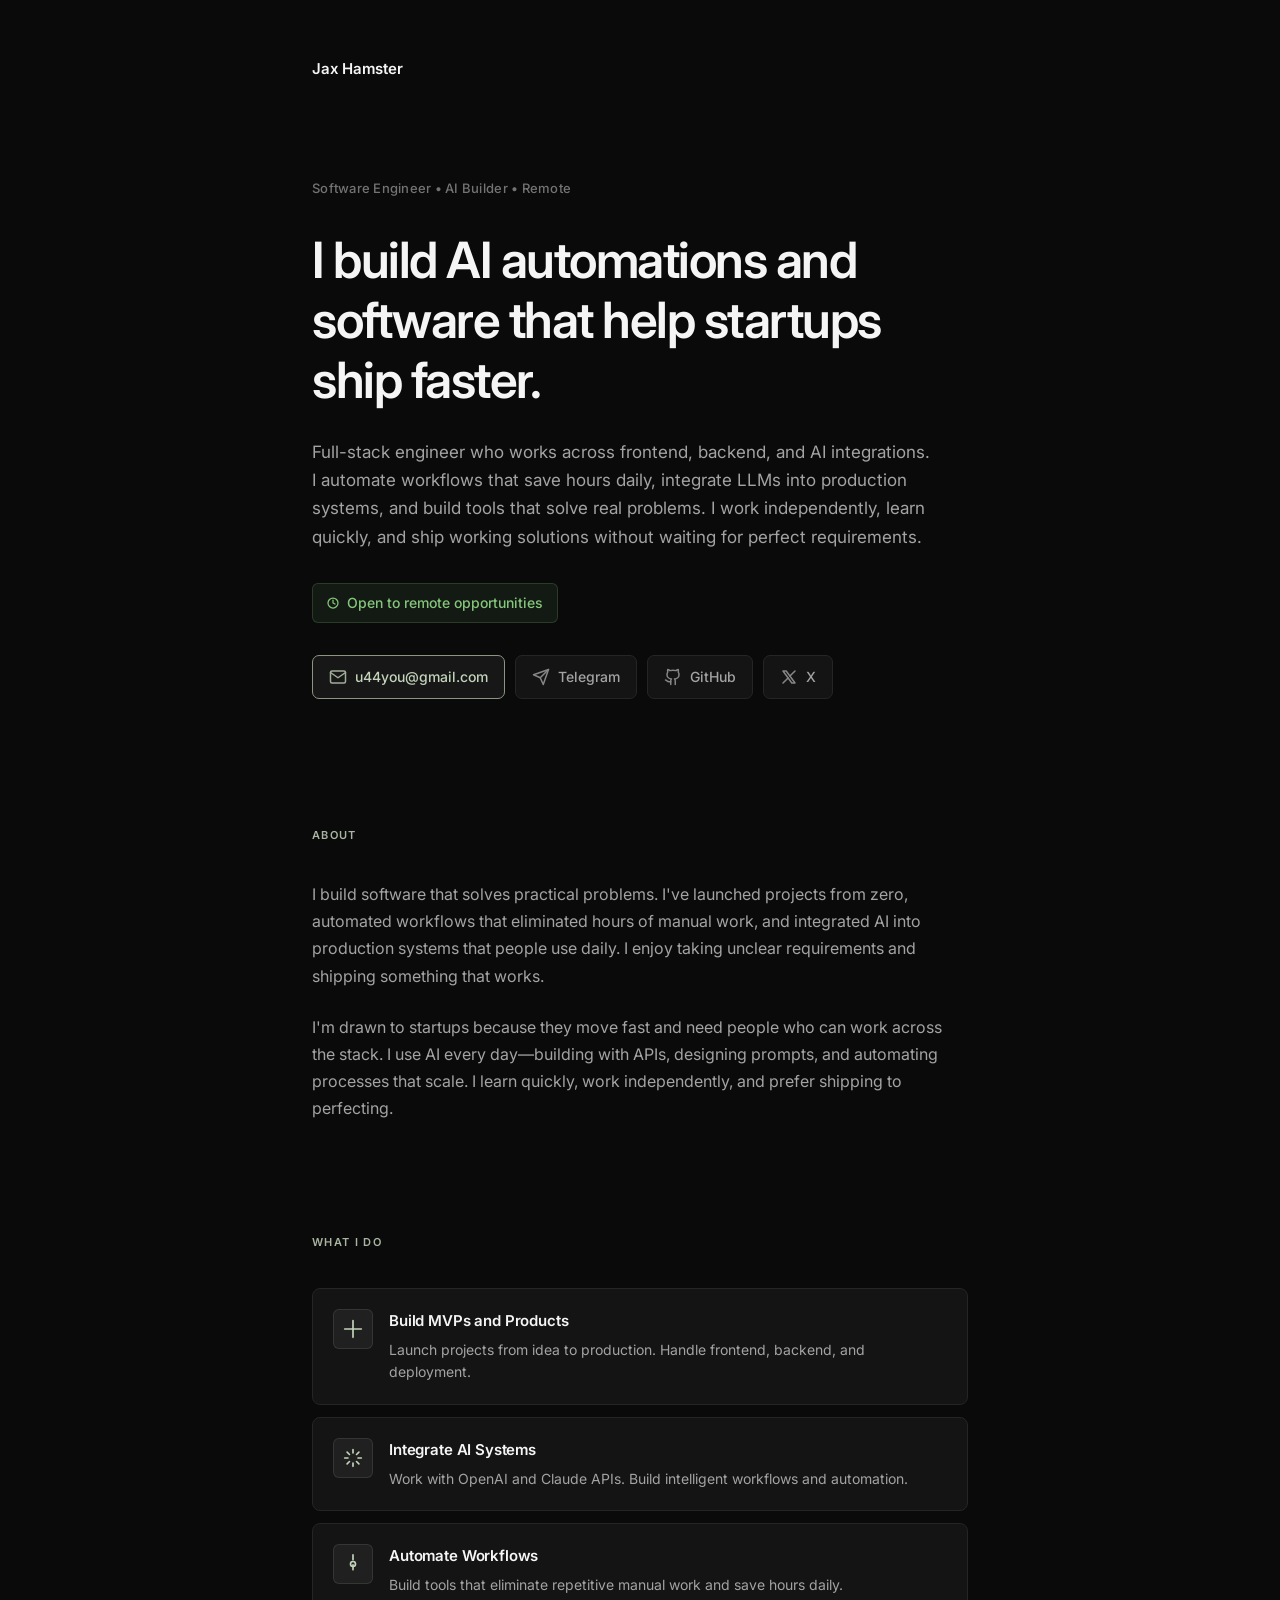
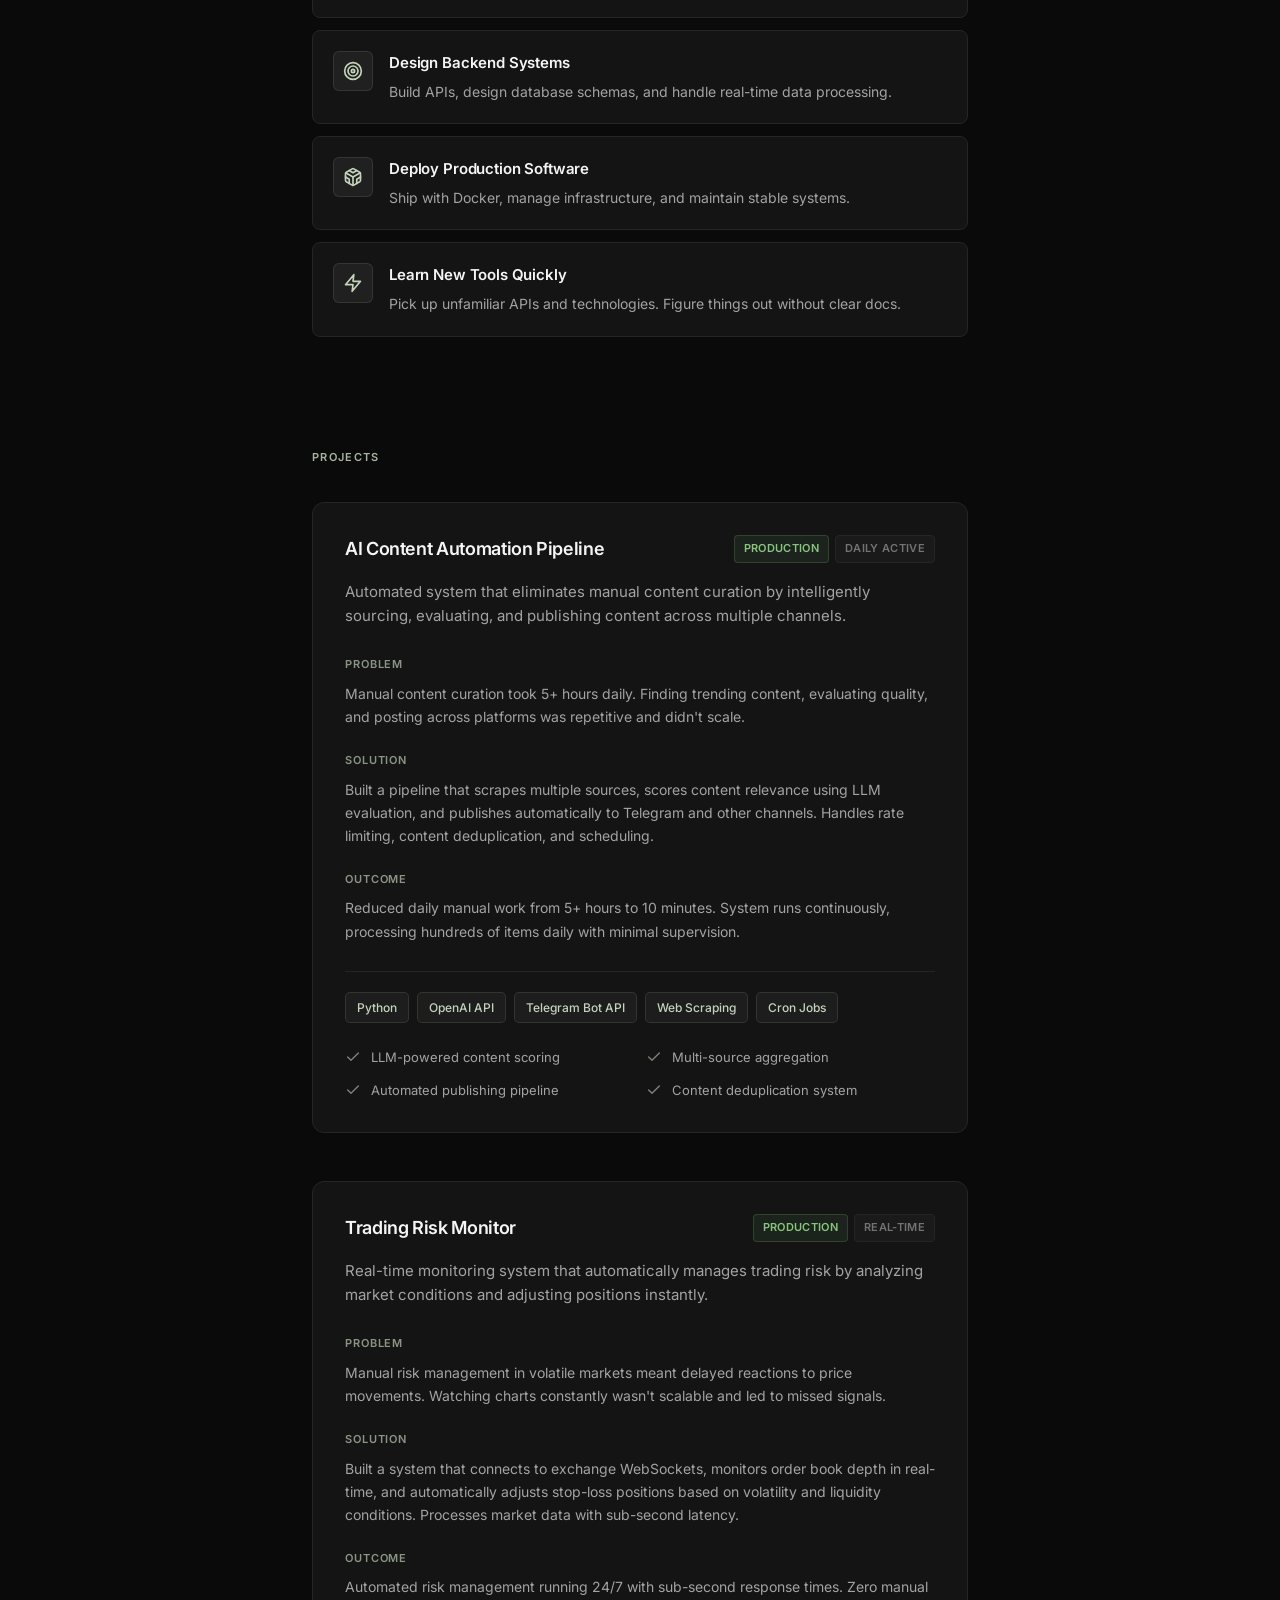
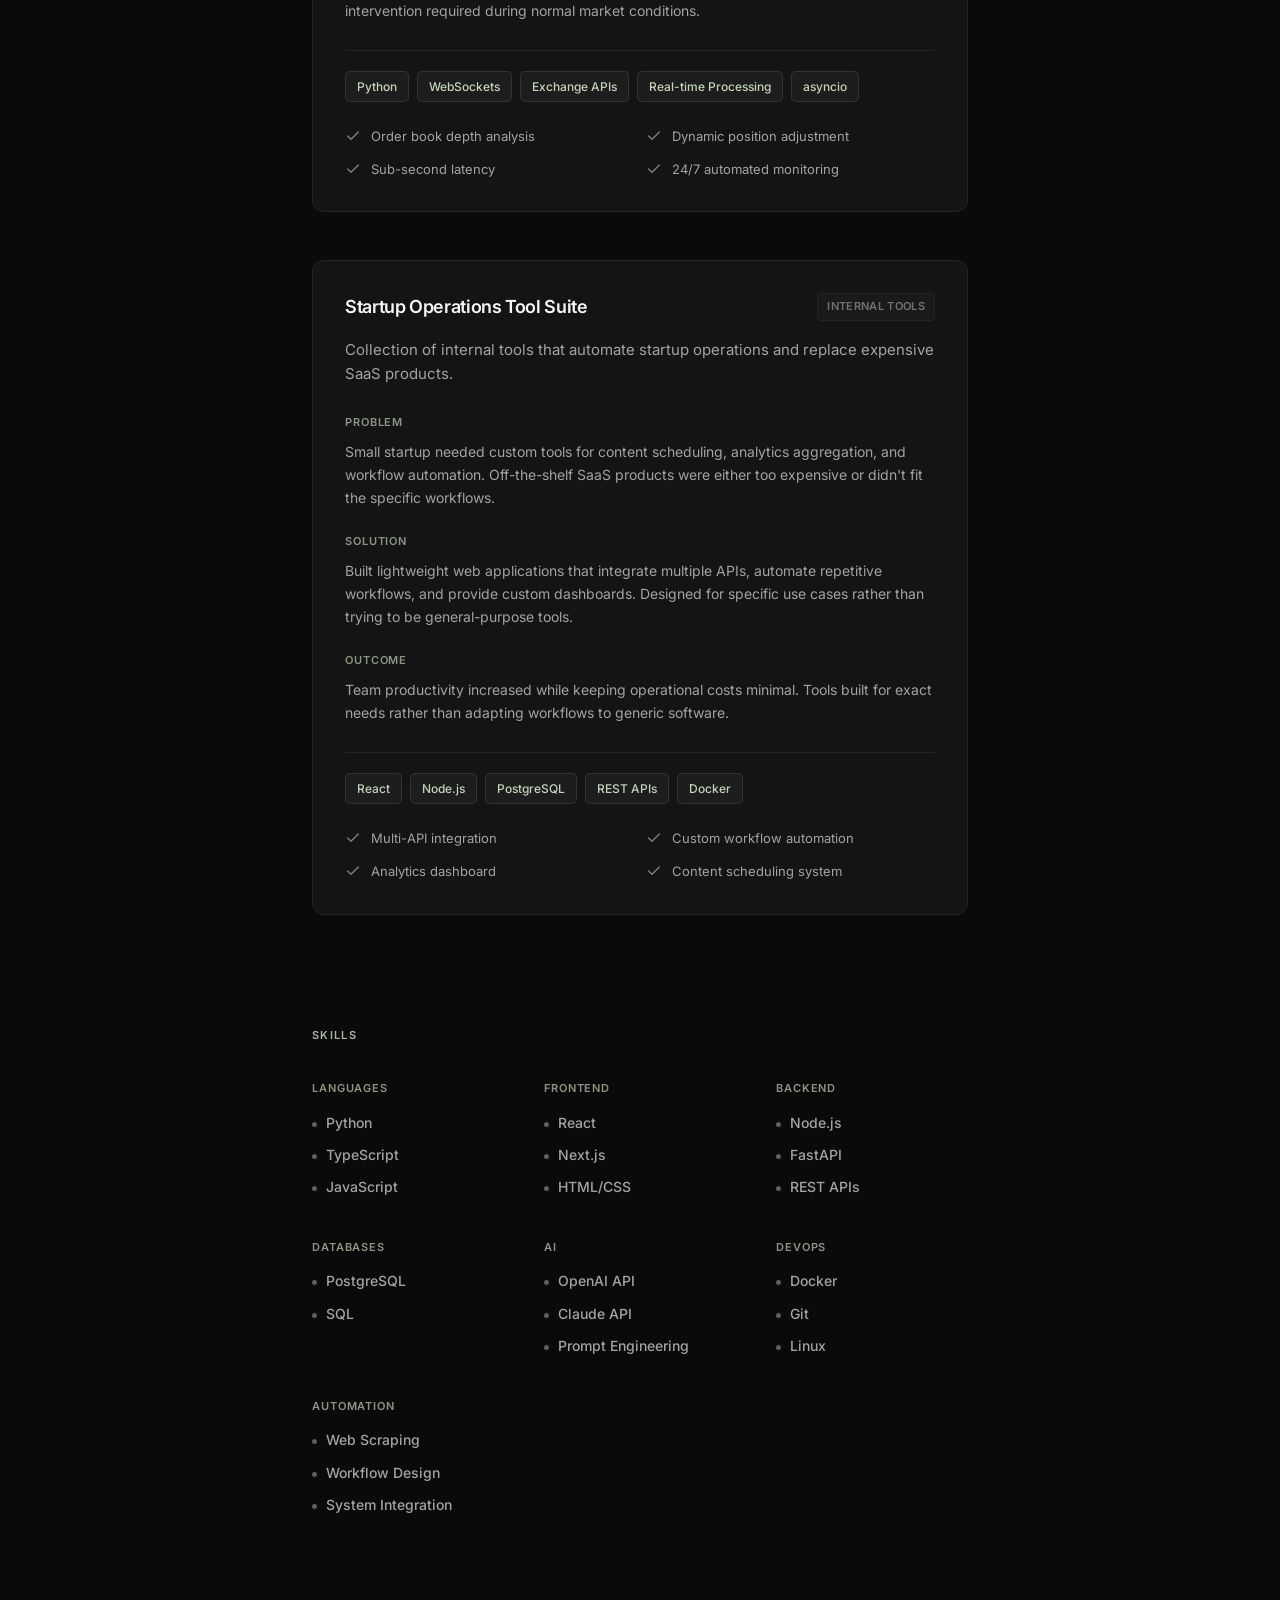
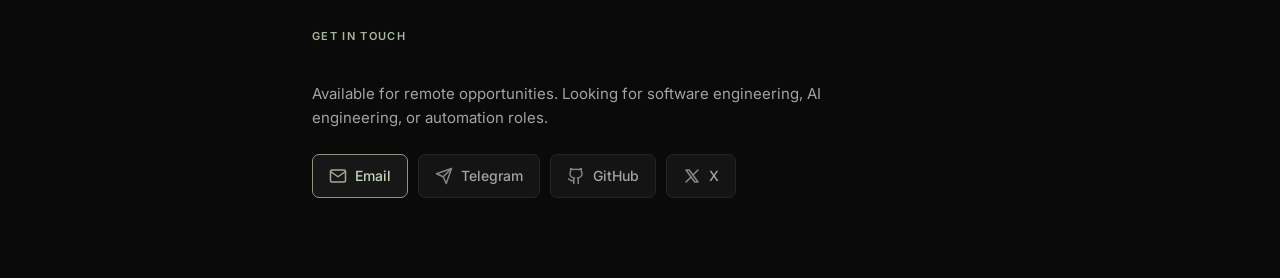
<file: index.html>
<!DOCTYPE html>
<html lang="en">
<head>
  <meta charset="UTF-8">
  <meta name="viewport" content="width=device-width, initial-scale=1.0">
  <title>Jax Hamster — Software Engineer</title>
  <meta name="description" content="Software engineer building AI automations and products for startups. Available for remote work.">
  <meta name="author" content="Jax Hamster">

  <!-- Open Graph -->
  <meta property="og:title" content="Jax Hamster — Software Engineer">
  <meta property="og:description" content="Software engineer building AI automations and products for startups. Available for remote work.">
  <meta property="og:type" content="website">

  <!-- Twitter Card -->
  <meta name="twitter:card" content="summary">
  <meta name="twitter:title" content="Jax Hamster — Software Engineer">
  <meta name="twitter:description" content="Software engineer building AI automations and products for startups. Available for remote work.">

  <link rel="stylesheet" href="style.css">
</head>
<body>

  <div class="container">

    <nav class="nav">
      <span class="nav-name">Jax Hamster</span>
    </nav>

    <main>

      <!-- Hero -->
      <section class="hero">
        <p class="label">Software Engineer • AI Builder • Remote</p>
        <h1 class="hero-title">I build AI automations and software that help startups ship faster.</h1>
        <p class="hero-description">
          Full-stack engineer who works across frontend, backend, and AI integrations. I automate workflows that save hours daily, integrate LLMs into production systems, and build tools that solve real problems. I work independently, learn quickly, and ship working solutions without waiting for perfect requirements.
        </p>
        <p class="availability">
          <svg width="12" height="12" viewBox="0 0 24 24" fill="none" stroke="currentColor" stroke-width="2.5" stroke-linecap="round" stroke-linejoin="round"><circle cx="12" cy="12" r="10"/><path d="M12 6v6l4 2"/></svg>
          Open to remote opportunities
        </p>
        <div class="links">
          <a href="mailto:u44you@gmail.com" class="link link-primary">
            <svg width="18" height="18" viewBox="0 0 24 24" fill="none" stroke="currentColor" stroke-width="2" stroke-linecap="round" stroke-linejoin="round"><path d="M4 4h16c1.1 0 2 .9 2 2v12c0 1.1-.9 2-2 2H4c-1.1 0-2-.9-2-2V6c0-1.1.9-2 2-2z"/><polyline points="22,6 12,13 2,6"/></svg>
            <span>u44you@gmail.com</span>
          </a>
          <a href="https://t.me/perchik2875" target="_blank" rel="noopener noreferrer" class="link">
            <svg width="18" height="18" viewBox="0 0 24 24" fill="none" stroke="currentColor" stroke-width="2" stroke-linecap="round" stroke-linejoin="round"><path d="m22 2-7 20-4-9-9-4Z"/><path d="M22 2 11 13"/></svg>
            <span>Telegram</span>
          </a>
          <a href="https://github.com/perchik2875" target="_blank" rel="noopener noreferrer" class="link">
            <svg width="18" height="18" viewBox="0 0 24 24" fill="none" stroke="currentColor" stroke-width="2" stroke-linecap="round" stroke-linejoin="round"><path d="M15 22v-4a4.8 4.8 0 0 0-1-3.5c3 0 6-2 6-5.5.08-1.25-.27-2.48-1-3.5.28-1.15.28-2.35 0-3.5 0 0-1 0-3 1.5-2.64-.5-5.36-.5-8 0C6 2 5 2 5 2c-.3 1.15-.3 2.35 0 3.5A5.403 5.403 0 0 0 4 9c0 3.5 3 5.5 6 5.5-.39.49-.68 1.05-.85 1.65-.17.6-.22 1.23-.15 1.85v4"/><path d="M9 18c-4.51 2-5-2-7-2"/></svg>
            <span>GitHub</span>
          </a>
          <a href="https://x.com/imperchk" target="_blank" rel="noopener noreferrer" class="link">
            <svg width="18" height="18" viewBox="0 0 24 24" fill="none" stroke="currentColor" stroke-width="2" stroke-linecap="round" stroke-linejoin="round"><path d="M4 4l11.733 16h4.267l-11.733 -16z"/><path d="M4 20l6.768 -6.768m2.46 -2.46l6.772 -6.772"/></svg>
            <span>X</span>
          </a>
        </div>
      </section>

      <!-- About -->
      <section class="section">
        <h2 class="section-title">About</h2>
        <div class="section-content">
          <p class="text">
            I build software that solves practical problems. I've launched projects from zero, automated workflows that eliminated hours of manual work, and integrated AI into production systems that people use daily. I enjoy taking unclear requirements and shipping something that works.
          </p>
          <p class="text">
            I'm drawn to startups because they move fast and need people who can work across the stack. I use AI every day—building with APIs, designing prompts, and automating processes that scale. I learn quickly, work independently, and prefer shipping to perfecting.
          </p>
        </div>
      </section>

      <!-- Experience -->
      <section class="section">
        <h2 class="section-title">What I Do</h2>
        <div class="experience-grid">

          <div class="experience-item">
            <div class="experience-icon">
              <svg width="20" height="20" viewBox="0 0 24 24" fill="none" stroke="currentColor" stroke-width="2" stroke-linecap="round" stroke-linejoin="round"><path d="M12 2v20M2 12h20"/></svg>
            </div>
            <div>
              <h3 class="experience-title">Build MVPs and Products</h3>
              <p class="experience-text">Launch projects from idea to production. Handle frontend, backend, and deployment.</p>
            </div>
          </div>

          <div class="experience-item">
            <div class="experience-icon">
              <svg width="20" height="20" viewBox="0 0 24 24" fill="none" stroke="currentColor" stroke-width="2" stroke-linecap="round" stroke-linejoin="round"><path d="M12 2v4m0 12v4M4.93 4.93l2.83 2.83m8.48 8.48 2.83 2.83M2 12h4m12 0h4M4.93 19.07l2.83-2.83m8.48-8.48 2.83-2.83"/></svg>
            </div>
            <div>
              <h3 class="experience-title">Integrate AI Systems</h3>
              <p class="experience-text">Work with OpenAI and Claude APIs. Build intelligent workflows and automation.</p>
            </div>
          </div>

          <div class="experience-item">
            <div class="experience-icon">
              <svg width="20" height="20" viewBox="0 0 24 24" fill="none" stroke="currentColor" stroke-width="2" stroke-linecap="round" stroke-linejoin="round"><circle cx="12" cy="12" r="3"/><path d="M12 1v6m0 6v6"/></svg>
            </div>
            <div>
              <h3 class="experience-title">Automate Workflows</h3>
              <p class="experience-text">Build tools that eliminate repetitive manual work and save hours daily.</p>
            </div>
          </div>

          <div class="experience-item">
            <div class="experience-icon">
              <svg width="20" height="20" viewBox="0 0 24 24" fill="none" stroke="currentColor" stroke-width="2" stroke-linecap="round" stroke-linejoin="round"><circle cx="12" cy="12" r="10"/><circle cx="12" cy="12" r="6"/><circle cx="12" cy="12" r="2"/></svg>
            </div>
            <div>
              <h3 class="experience-title">Design Backend Systems</h3>
              <p class="experience-text">Build APIs, design database schemas, and handle real-time data processing.</p>
            </div>
          </div>

          <div class="experience-item">
            <div class="experience-icon">
              <svg width="20" height="20" viewBox="0 0 24 24" fill="none" stroke="currentColor" stroke-width="2" stroke-linecap="round" stroke-linejoin="round"><path d="M21 16V8a2 2 0 0 0-1-1.73l-7-4a2 2 0 0 0-2 0l-7 4A2 2 0 0 0 3 8v8a2 2 0 0 0 1 1.73l7 4a2 2 0 0 0 2 0l7-4A2 2 0 0 0 21 16z"/><polyline points="7.5 4.21 12 6.81 16.5 4.21"/><polyline points="7.5 19.79 7.5 14.6 3 12"/><polyline points="21 12 16.5 14.6 16.5 19.79"/><polyline points="3.27 6.96 12 12.01 20.73 6.96"/><line x1="12" y1="22.08" x2="12" y2="12"/></svg>
            </div>
            <div>
              <h3 class="experience-title">Deploy Production Software</h3>
              <p class="experience-text">Ship with Docker, manage infrastructure, and maintain stable systems.</p>
            </div>
          </div>

          <div class="experience-item">
            <div class="experience-icon">
              <svg width="20" height="20" viewBox="0 0 24 24" fill="none" stroke="currentColor" stroke-width="2" stroke-linecap="round" stroke-linejoin="round"><path d="M13 2 3 14h9l-1 8 10-12h-9l1-8z"/></svg>
            </div>
            <div>
              <h3 class="experience-title">Learn New Tools Quickly</h3>
              <p class="experience-text">Pick up unfamiliar APIs and technologies. Figure things out without clear docs.</p>
            </div>
          </div>

        </div>
      </section>

      <!-- Projects -->
      <section class="section">
        <h2 class="section-title">Projects</h2>
        <div class="projects">

          <!-- Project 1 -->
          <article class="project">
            <div class="project-header">
              <h3 class="project-title">AI Content Automation Pipeline</h3>
              <div class="project-badges">
                <span class="badge badge-live">Production</span>
                <span class="badge">Daily Active</span>
              </div>
            </div>

            <p class="project-description">
              Automated system that eliminates manual content curation by intelligently sourcing, evaluating, and publishing content across multiple channels.
            </p>

            <div class="project-details">
              <div class="project-detail">
                <span class="detail-label">Problem</span>
                <p class="detail-text">Manual content curation took 5+ hours daily. Finding trending content, evaluating quality, and posting across platforms was repetitive and didn't scale.</p>
              </div>

              <div class="project-detail">
                <span class="detail-label">Solution</span>
                <p class="detail-text">Built a pipeline that scrapes multiple sources, scores content relevance using LLM evaluation, and publishes automatically to Telegram and other channels. Handles rate limiting, content deduplication, and scheduling.</p>
              </div>

              <div class="project-detail">
                <span class="detail-label">Outcome</span>
                <p class="detail-text">Reduced daily manual work from 5+ hours to 10 minutes. System runs continuously, processing hundreds of items daily with minimal supervision.</p>
              </div>
            </div>

            <div class="project-stack">
              <span class="stack-tag">Python</span>
              <span class="stack-tag">OpenAI API</span>
              <span class="stack-tag">Telegram Bot API</span>
              <span class="stack-tag">Web Scraping</span>
              <span class="stack-tag">Cron Jobs</span>
            </div>

            <div class="project-features">
              <div class="feature">
                <svg width="16" height="16" viewBox="0 0 24 24" fill="none" stroke="currentColor" stroke-width="2" stroke-linecap="round" stroke-linejoin="round"><polyline points="20 6 9 17 4 12"/></svg>
                <span>LLM-powered content scoring</span>
              </div>
              <div class="feature">
                <svg width="16" height="16" viewBox="0 0 24 24" fill="none" stroke="currentColor" stroke-width="2" stroke-linecap="round" stroke-linejoin="round"><polyline points="20 6 9 17 4 12"/></svg>
                <span>Multi-source aggregation</span>
              </div>
              <div class="feature">
                <svg width="16" height="16" viewBox="0 0 24 24" fill="none" stroke="currentColor" stroke-width="2" stroke-linecap="round" stroke-linejoin="round"><polyline points="20 6 9 17 4 12"/></svg>
                <span>Automated publishing pipeline</span>
              </div>
              <div class="feature">
                <svg width="16" height="16" viewBox="0 0 24 24" fill="none" stroke="currentColor" stroke-width="2" stroke-linecap="round" stroke-linejoin="round"><polyline points="20 6 9 17 4 12"/></svg>
                <span>Content deduplication system</span>
              </div>
            </div>
          </article>

          <!-- Project 2 -->
          <article class="project">
            <div class="project-header">
              <h3 class="project-title">Trading Risk Monitor</h3>
              <div class="project-badges">
                <span class="badge badge-live">Production</span>
                <span class="badge">Real-time</span>
              </div>
            </div>

            <p class="project-description">
              Real-time monitoring system that automatically manages trading risk by analyzing market conditions and adjusting positions instantly.
            </p>

            <div class="project-details">
              <div class="project-detail">
                <span class="detail-label">Problem</span>
                <p class="detail-text">Manual risk management in volatile markets meant delayed reactions to price movements. Watching charts constantly wasn't scalable and led to missed signals.</p>
              </div>

              <div class="project-detail">
                <span class="detail-label">Solution</span>
                <p class="detail-text">Built a system that connects to exchange WebSockets, monitors order book depth in real-time, and automatically adjusts stop-loss positions based on volatility and liquidity conditions. Processes market data with sub-second latency.</p>
              </div>

              <div class="project-detail">
                <span class="detail-label">Outcome</span>
                <p class="detail-text">Automated risk management running 24/7 with sub-second response times. Zero manual intervention required during normal market conditions.</p>
              </div>
            </div>

            <div class="project-stack">
              <span class="stack-tag">Python</span>
              <span class="stack-tag">WebSockets</span>
              <span class="stack-tag">Exchange APIs</span>
              <span class="stack-tag">Real-time Processing</span>
              <span class="stack-tag">asyncio</span>
            </div>

            <div class="project-features">
              <div class="feature">
                <svg width="16" height="16" viewBox="0 0 24 24" fill="none" stroke="currentColor" stroke-width="2" stroke-linecap="round" stroke-linejoin="round"><polyline points="20 6 9 17 4 12"/></svg>
                <span>Order book depth analysis</span>
              </div>
              <div class="feature">
                <svg width="16" height="16" viewBox="0 0 24 24" fill="none" stroke="currentColor" stroke-width="2" stroke-linecap="round" stroke-linejoin="round"><polyline points="20 6 9 17 4 12"/></svg>
                <span>Dynamic position adjustment</span>
              </div>
              <div class="feature">
                <svg width="16" height="16" viewBox="0 0 24 24" fill="none" stroke="currentColor" stroke-width="2" stroke-linecap="round" stroke-linejoin="round"><polyline points="20 6 9 17 4 12"/></svg>
                <span>Sub-second latency</span>
              </div>
              <div class="feature">
                <svg width="16" height="16" viewBox="0 0 24 24" fill="none" stroke="currentColor" stroke-width="2" stroke-linecap="round" stroke-linejoin="round"><polyline points="20 6 9 17 4 12"/></svg>
                <span>24/7 automated monitoring</span>
              </div>
            </div>
          </article>

          <!-- Project 3 -->
          <article class="project">
            <div class="project-header">
              <h3 class="project-title">Startup Operations Tool Suite</h3>
              <div class="project-badges">
                <span class="badge">Internal Tools</span>
              </div>
            </div>

            <p class="project-description">
              Collection of internal tools that automate startup operations and replace expensive SaaS products.
            </p>

            <div class="project-details">
              <div class="project-detail">
                <span class="detail-label">Problem</span>
                <p class="detail-text">Small startup needed custom tools for content scheduling, analytics aggregation, and workflow automation. Off-the-shelf SaaS products were either too expensive or didn't fit the specific workflows.</p>
              </div>

              <div class="project-detail">
                <span class="detail-label">Solution</span>
                <p class="detail-text">Built lightweight web applications that integrate multiple APIs, automate repetitive workflows, and provide custom dashboards. Designed for specific use cases rather than trying to be general-purpose tools.</p>
              </div>

              <div class="project-detail">
                <span class="detail-label">Outcome</span>
                <p class="detail-text">Team productivity increased while keeping operational costs minimal. Tools built for exact needs rather than adapting workflows to generic software.</p>
              </div>
            </div>

            <div class="project-stack">
              <span class="stack-tag">React</span>
              <span class="stack-tag">Node.js</span>
              <span class="stack-tag">PostgreSQL</span>
              <span class="stack-tag">REST APIs</span>
              <span class="stack-tag">Docker</span>
            </div>

            <div class="project-features">
              <div class="feature">
                <svg width="16" height="16" viewBox="0 0 24 24" fill="none" stroke="currentColor" stroke-width="2" stroke-linecap="round" stroke-linejoin="round"><polyline points="20 6 9 17 4 12"/></svg>
                <span>Multi-API integration</span>
              </div>
              <div class="feature">
                <svg width="16" height="16" viewBox="0 0 24 24" fill="none" stroke="currentColor" stroke-width="2" stroke-linecap="round" stroke-linejoin="round"><polyline points="20 6 9 17 4 12"/></svg>
                <span>Custom workflow automation</span>
              </div>
              <div class="feature">
                <svg width="16" height="16" viewBox="0 0 24 24" fill="none" stroke="currentColor" stroke-width="2" stroke-linecap="round" stroke-linejoin="round"><polyline points="20 6 9 17 4 12"/></svg>
                <span>Analytics dashboard</span>
              </div>
              <div class="feature">
                <svg width="16" height="16" viewBox="0 0 24 24" fill="none" stroke="currentColor" stroke-width="2" stroke-linecap="round" stroke-linejoin="round"><polyline points="20 6 9 17 4 12"/></svg>
                <span>Content scheduling system</span>
              </div>
            </div>
          </article>

        </div>
      </section>

      <!-- Skills -->
      <section class="section">
        <h2 class="section-title">Skills</h2>
        <div class="skills">

          <div class="skill-group">
            <h3 class="skill-group-title">Languages</h3>
            <ul class="skill-list">
              <li>Python</li>
              <li>TypeScript</li>
              <li>JavaScript</li>
            </ul>
          </div>

          <div class="skill-group">
            <h3 class="skill-group-title">Frontend</h3>
            <ul class="skill-list">
              <li>React</li>
              <li>Next.js</li>
              <li>HTML/CSS</li>
            </ul>
          </div>

          <div class="skill-group">
            <h3 class="skill-group-title">Backend</h3>
            <ul class="skill-list">
              <li>Node.js</li>
              <li>FastAPI</li>
              <li>REST APIs</li>
            </ul>
          </div>

          <div class="skill-group">
            <h3 class="skill-group-title">Databases</h3>
            <ul class="skill-list">
              <li>PostgreSQL</li>
              <li>SQL</li>
            </ul>
          </div>

          <div class="skill-group">
            <h3 class="skill-group-title">AI</h3>
            <ul class="skill-list">
              <li>OpenAI API</li>
              <li>Claude API</li>
              <li>Prompt Engineering</li>
            </ul>
          </div>

          <div class="skill-group">
            <h3 class="skill-group-title">DevOps</h3>
            <ul class="skill-list">
              <li>Docker</li>
              <li>Git</li>
              <li>Linux</li>
            </ul>
          </div>

          <div class="skill-group">
            <h3 class="skill-group-title">Automation</h3>
            <ul class="skill-list">
              <li>Web Scraping</li>
              <li>Workflow Design</li>
              <li>System Integration</li>
            </ul>
          </div>

        </div>
      </section>

      <!-- Contact -->
      <section class="section section-contact">
        <h2 class="section-title">Get in Touch</h2>
        <p class="contact-intro">Available for remote opportunities. Looking for software engineering, AI engineering, or automation roles.</p>
        <div class="links">
          <a href="mailto:u44you@gmail.com" class="link link-primary">
            <svg width="18" height="18" viewBox="0 0 24 24" fill="none" stroke="currentColor" stroke-width="2" stroke-linecap="round" stroke-linejoin="round"><path d="M4 4h16c1.1 0 2 .9 2 2v12c0 1.1-.9 2-2 2H4c-1.1 0-2-.9-2-2V6c0-1.1.9-2 2-2z"/><polyline points="22,6 12,13 2,6"/></svg>
            <span>Email</span>
          </a>
          <a href="https://t.me/perchik2875" target="_blank" rel="noopener noreferrer" class="link">
            <svg width="18" height="18" viewBox="0 0 24 24" fill="none" stroke="currentColor" stroke-width="2" stroke-linecap="round" stroke-linejoin="round"><path d="m22 2-7 20-4-9-9-4Z"/><path d="M22 2 11 13"/></svg>
            <span>Telegram</span>
          </a>
          <a href="https://github.com/perchik2875" target="_blank" rel="noopener noreferrer" class="link">
            <svg width="18" height="18" viewBox="0 0 24 24" fill="none" stroke="currentColor" stroke-width="2" stroke-linecap="round" stroke-linejoin="round"><path d="M15 22v-4a4.8 4.8 0 0 0-1-3.5c3 0 6-2 6-5.5.08-1.25-.27-2.48-1-3.5.28-1.15.28-2.35 0-3.5 0 0-1 0-3 1.5-2.64-.5-5.36-.5-8 0C6 2 5 2 5 2c-.3 1.15-.3 2.35 0 3.5A5.403 5.403 0 0 0 4 9c0 3.5 3 5.5 6 5.5-.39.49-.68 1.05-.85 1.65-.17.6-.22 1.23-.15 1.85v4"/><path d="M9 18c-4.51 2-5-2-7-2"/></svg>
            <span>GitHub</span>
          </a>
          <a href="https://x.com/imperchk" target="_blank" rel="noopener noreferrer" class="link">
            <svg width="18" height="18" viewBox="0 0 24 24" fill="none" stroke="currentColor" stroke-width="2" stroke-linecap="round" stroke-linejoin="round"><path d="M4 4l11.733 16h4.267l-11.733 -16z"/><path d="M4 20l6.768 -6.768m2.46 -2.46l6.772 -6.772"/></svg>
            <span>X</span>
          </a>
        </div>
      </section>

    </main>

  </div>

</body>
</html>
</file>
<file: style.css>
@import url('https://fonts.googleapis.com/css2?family=Inter:wght@400;500;600&display=swap');

* {
  margin: 0;
  padding: 0;
  box-sizing: border-box;
}

:root {
  --bg: #0a0a0a;
  --surface: #141414;
  --surface-elevated: #1a1a1a;
  --border: #252525;
  --border-hover: #333333;
  --text-primary: #f5f5f5;
  --text-secondary: #a3a3a3;
  --text-tertiary: #737373;
  --accent: #a8b5a1;
  --accent-bright: #c4d4bb;
  --accent-dim: #8a9683;
  --success: #86c67c;
  --warning: #d4a574;
}

html {
  scroll-behavior: smooth;
}

body {
  font-family: 'Inter', -apple-system, BlinkMacSystemFont, 'Segoe UI', sans-serif;
  background: var(--bg);
  color: var(--text-primary);
  line-height: 1.6;
  -webkit-font-smoothing: antialiased;
  -moz-osx-font-smoothing: grayscale;
}

.container {
  max-width: 720px;
  margin: 0 auto;
  padding: 0 20px;
}

/* Navigation */
.nav {
  padding: 56px 0 96px;
}

.nav-name {
  font-size: 15px;
  font-weight: 600;
  color: var(--text-primary);
  letter-spacing: -0.01em;
}

/* Hero */
.hero {
  padding-bottom: 128px;
}

.label {
  font-size: 13px;
  font-weight: 500;
  color: var(--text-tertiary);
  margin-bottom: 32px;
  letter-spacing: 0.02em;
}

.hero-title {
  font-size: 42px;
  font-weight: 600;
  line-height: 1.2;
  letter-spacing: -0.03em;
  color: var(--text-primary);
  margin-bottom: 28px;
  max-width: 660px;
}

.hero-description {
  font-size: 17px;
  line-height: 1.65;
  color: var(--text-secondary);
  margin-bottom: 32px;
  max-width: 620px;
}

.availability {
  display: inline-flex;
  align-items: center;
  gap: 8px;
  font-size: 14px;
  font-weight: 500;
  color: var(--success);
  margin-bottom: 32px;
  padding: 8px 14px;
  background: rgba(134, 198, 124, 0.08);
  border: 1px solid rgba(134, 198, 124, 0.2);
  border-radius: 6px;
}

.availability svg {
  flex-shrink: 0;
}

/* Links */
.links {
  display: flex;
  flex-wrap: wrap;
  gap: 10px;
}

.link {
  display: inline-flex;
  align-items: center;
  gap: 8px;
  padding: 10px 16px;
  font-size: 14px;
  font-weight: 500;
  color: var(--text-secondary);
  background: var(--surface);
  border: 1px solid var(--border);
  border-radius: 7px;
  text-decoration: none;
  transition: all 0.2s cubic-bezier(0.4, 0, 0.2, 1);
}

.link:hover {
  color: var(--text-primary);
  border-color: var(--border-hover);
  background: var(--surface-elevated);
  transform: translateY(-1px);
}

.link-primary {
  color: var(--accent-bright);
  border-color: var(--accent-dim);
  background: rgba(168, 181, 161, 0.08);
}

.link-primary:hover {
  color: var(--accent-bright);
  border-color: var(--accent);
  background: rgba(168, 181, 161, 0.12);
}

.link:focus-visible {
  outline: 2px solid var(--accent);
  outline-offset: 2px;
}

.link svg {
  flex-shrink: 0;
  opacity: 0.8;
}

/* Sections */
.section {
  padding-bottom: 112px;
}

.section-title {
  font-size: 11px;
  font-weight: 600;
  text-transform: uppercase;
  letter-spacing: 0.12em;
  color: var(--accent);
  margin-bottom: 36px;
}

.section-content {
  display: flex;
  flex-direction: column;
  gap: 24px;
}

.text {
  font-size: 16px;
  line-height: 1.7;
  color: var(--text-secondary);
}

/* Experience Grid */
.experience-grid {
  display: grid;
  gap: 12px;
}

.experience-item {
  display: flex;
  gap: 16px;
  padding: 20px;
  background: var(--surface);
  border: 1px solid var(--border);
  border-radius: 8px;
  transition: all 0.2s ease;
}

.experience-item:hover {
  border-color: var(--border-hover);
  background: var(--surface-elevated);
}

.experience-icon {
  flex-shrink: 0;
  width: 40px;
  height: 40px;
  display: flex;
  align-items: center;
  justify-content: center;
  background: rgba(168, 181, 161, 0.08);
  border: 1px solid rgba(168, 181, 161, 0.15);
  border-radius: 6px;
  color: var(--accent-bright);
}

.experience-title {
  font-size: 15px;
  font-weight: 600;
  color: var(--text-primary);
  margin-bottom: 6px;
  letter-spacing: -0.01em;
}

.experience-text {
  font-size: 14px;
  line-height: 1.6;
  color: var(--text-secondary);
}

/* Projects */
.projects {
  display: flex;
  flex-direction: column;
  gap: 48px;
}

.project {
  padding: 32px;
  background: var(--surface);
  border: 1px solid var(--border);
  border-radius: 12px;
  transition: border-color 0.2s ease;
}

.project:hover {
  border-color: var(--border-hover);
}

.project-header {
  display: flex;
  align-items: flex-start;
  justify-content: space-between;
  gap: 16px;
  margin-bottom: 16px;
}

.project-title {
  font-size: 18px;
  font-weight: 600;
  color: var(--text-primary);
  letter-spacing: -0.02em;
}

.project-badges {
  display: flex;
  gap: 6px;
  flex-shrink: 0;
}

.badge {
  font-size: 11px;
  font-weight: 600;
  padding: 4px 9px;
  background: var(--surface-elevated);
  border: 1px solid var(--border);
  border-radius: 4px;
  color: var(--text-tertiary);
  text-transform: uppercase;
  letter-spacing: 0.03em;
}

.badge-live {
  color: var(--success);
  background: rgba(134, 198, 124, 0.08);
  border-color: rgba(134, 198, 124, 0.2);
}

.project-description {
  font-size: 15px;
  line-height: 1.6;
  color: var(--text-secondary);
  margin-bottom: 28px;
}

.project-details {
  display: flex;
  flex-direction: column;
  gap: 24px;
  margin-bottom: 28px;
}

.project-detail {
  display: flex;
  flex-direction: column;
  gap: 8px;
}

.detail-label {
  font-size: 11px;
  font-weight: 600;
  text-transform: uppercase;
  letter-spacing: 0.08em;
  color: var(--accent-dim);
}

.detail-text {
  font-size: 14px;
  line-height: 1.65;
  color: var(--text-secondary);
}

.project-stack {
  display: flex;
  flex-wrap: wrap;
  gap: 8px;
  margin-bottom: 24px;
  padding-top: 20px;
  border-top: 1px solid var(--border);
}

.stack-tag {
  font-size: 12px;
  font-weight: 500;
  padding: 5px 11px;
  background: rgba(168, 181, 161, 0.06);
  border: 1px solid rgba(168, 181, 161, 0.15);
  border-radius: 5px;
  color: var(--accent-bright);
}

.project-features {
  display: grid;
  grid-template-columns: repeat(auto-fit, minmax(200px, 1fr));
  gap: 12px;
}

.feature {
  display: flex;
  align-items: center;
  gap: 10px;
  font-size: 13px;
  color: var(--text-secondary);
}

.feature svg {
  flex-shrink: 0;
  color: var(--accent);
  opacity: 0.7;
}

/* Skills */
.skills {
  display: grid;
  grid-template-columns: repeat(auto-fit, minmax(160px, 1fr));
  gap: 40px;
}

.skill-group-title {
  font-size: 11px;
  font-weight: 600;
  text-transform: uppercase;
  letter-spacing: 0.08em;
  color: var(--accent-dim);
  margin-bottom: 14px;
}

.skill-list {
  list-style: none;
  display: flex;
  flex-direction: column;
  gap: 10px;
}

.skill-list li {
  font-size: 14px;
  font-weight: 500;
  color: var(--text-secondary);
  padding-left: 14px;
  position: relative;
}

.skill-list li::before {
  content: '';
  position: absolute;
  left: 0;
  top: 10px;
  width: 5px;
  height: 5px;
  background: var(--accent);
  border-radius: 50%;
  opacity: 0.5;
}

/* Contact */
.section-contact {
  padding-bottom: 80px;
}

.contact-intro {
  font-size: 15px;
  line-height: 1.6;
  color: var(--text-secondary);
  margin-bottom: 24px;
  max-width: 520px;
}

/* Responsive */
@media (max-width: 640px) {
  .hero-title {
    font-size: 34px;
  }

  .hero-description {
    font-size: 16px;
  }

  .nav {
    padding: 48px 0 80px;
  }

  .hero {
    padding-bottom: 104px;
  }

  .section {
    padding-bottom: 88px;
  }

  .project {
    padding: 24px;
  }

  .project-header {
    flex-direction: column;
  }

  .project-features {
    grid-template-columns: 1fr;
  }

  .experience-item {
    flex-direction: column;
    gap: 12px;
  }

  .skills {
    grid-template-columns: repeat(2, 1fr);
    gap: 32px;
  }
}

@media (min-width: 641px) {
  .container {
    padding: 0 32px;
  }
}

@media (min-width: 768px) {
  .hero-title {
    font-size: 50px;
  }
}
</file>
